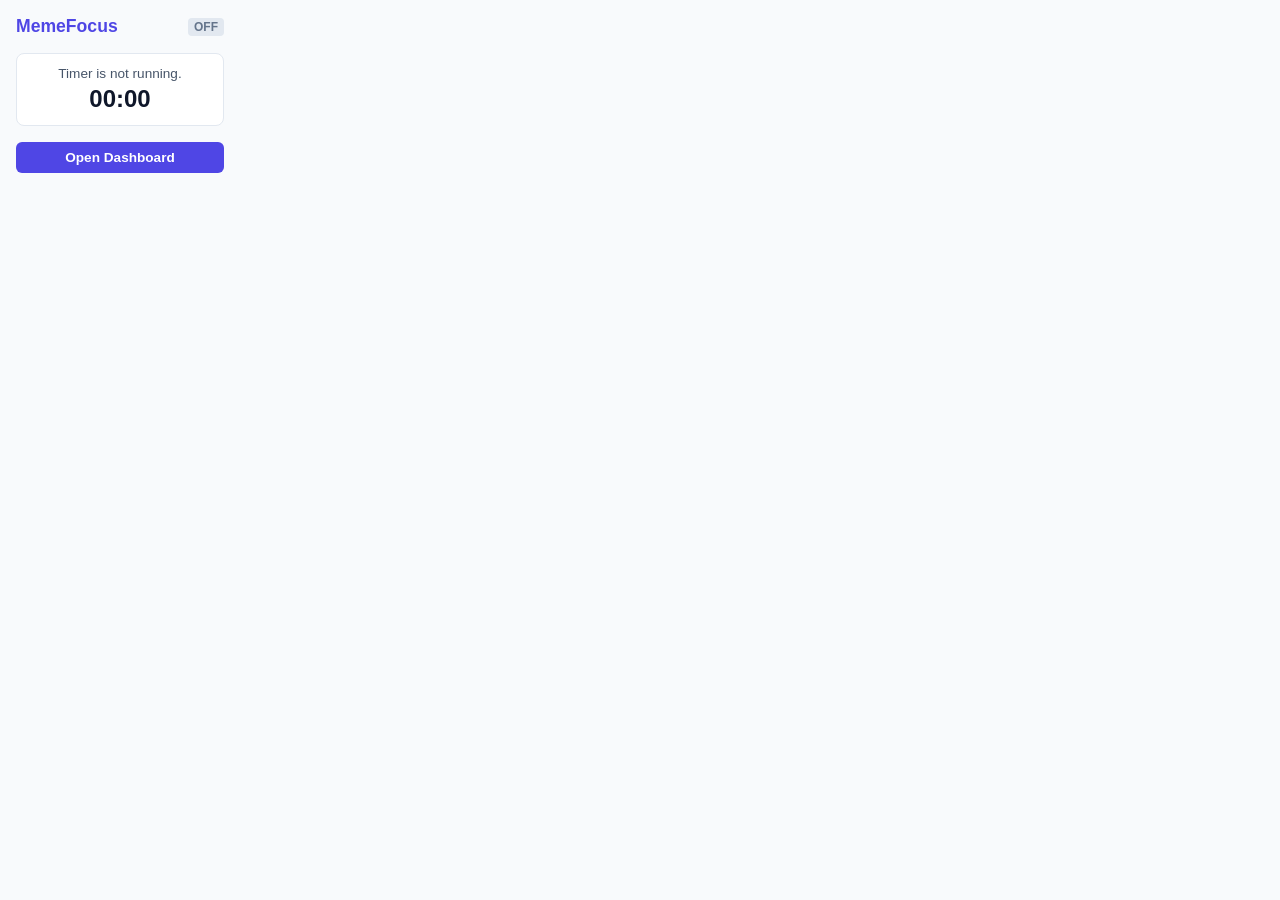
<file: extension/popup/popup.html>
<!DOCTYPE html>
<html>
<head>
  <meta charset="utf-8">
  <link rel="stylesheet" href="popup.css">
</head>
<body>
  <div class="popup-container">
    <div class="header">
      <h2>MemeFocus</h2>
      <span id="badge" class="badge off">Off</span>
    </div>
    
    <div class="status-box">
      <p id="status-text">Timer is not running.</p>
      <div id="countdown" class="countdown">00:00</div>
    </div>
    
    <div class="actions">
      <button id="open-app" class="btn btn-primary">Open Dashboard</button>
    </div>
  </div>
  <script src="popup.js"></script>
</body>
</html>
</file>
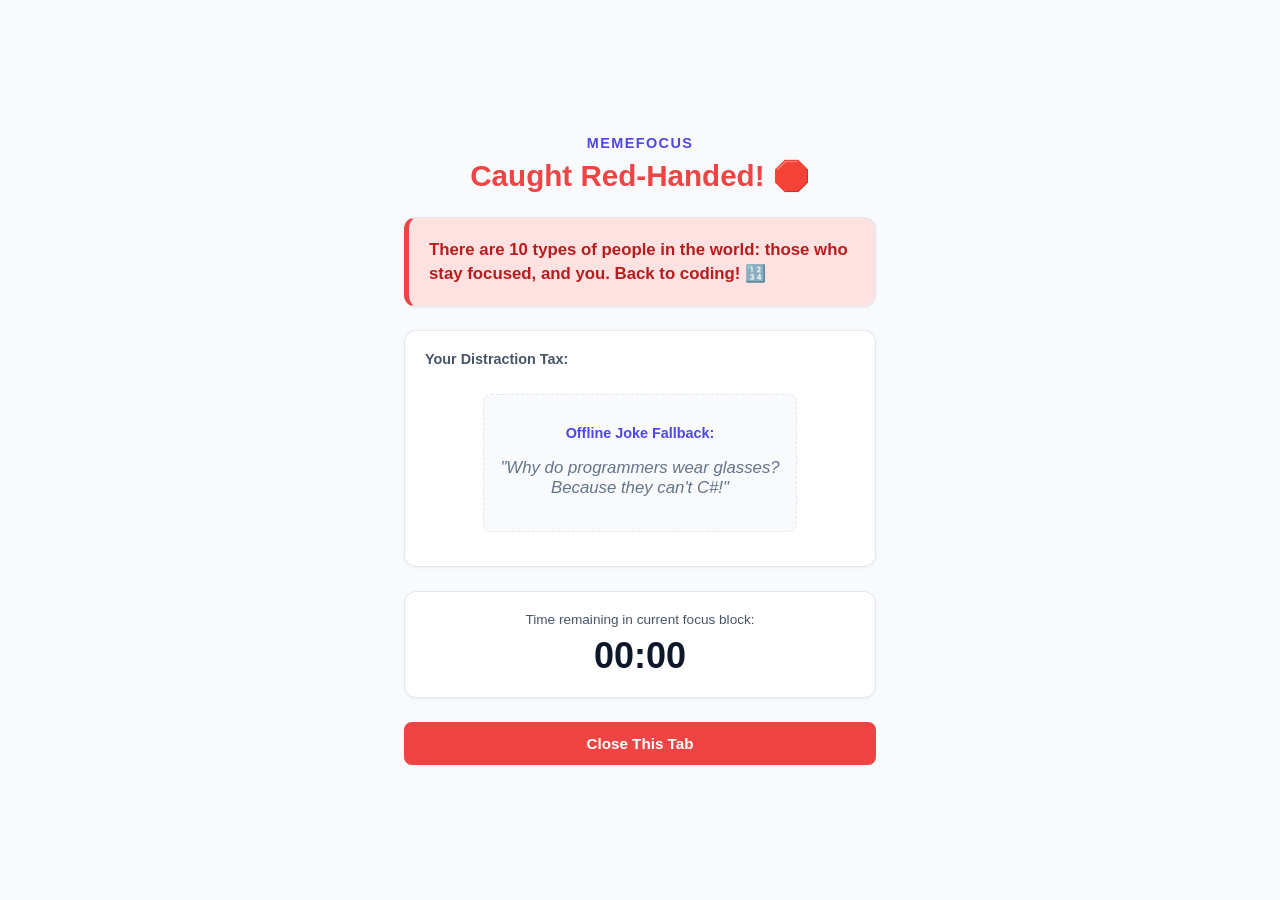
<file: extension/redirect/redirect.html>
<!DOCTYPE html>
<html>
<head>
  <meta charset="utf-8">
  <title>MemeFocus Blocked</title>
  <link rel="stylesheet" href="redirect.css">
</head>
<body>
  <div class="redirect-container fade-in">
    <div class="header">
      <div class="logo">MemeFocus</div>
      <h1>Caught Red-Handed! 🛑</h1>
    </div>

    <!-- Roast Section -->
    <div class="card roast-card">
      <p id="roast-text">Wait, are you writing code or writing off your future? Get back to work!</p>
    </div>

    <!-- Meme Section -->
    <div class="card meme-card">
      <h3>Your Distraction Tax:</h3>
      <div id="meme-container">
        <p id="meme-loading">Loading fresh programmer humor...</p>
        <img id="meme-image" style="display: none;" alt="Programmer humor meme">
        <p id="meme-title" style="display: none;"></p>
      </div>
    </div>

    <!-- Timer Section -->
    <div class="card timer-card">
      <p>Time remaining in current focus block:</p>
      <div id="timer-display" class="timer-display">00:00</div>
    </div>

    <div class="actions">
      <button id="close-tab" class="btn btn-danger">Close This Tab</button>
    </div>
  </div>
  <script src="redirect.js"></script>
</body>
</html>
</file>
<file: extension/popup/popup.css>
body {
  font-family: -apple-system, BlinkMacSystemFont, "Segoe UI", Roboto, Helvetica, Arial, sans-serif;
  margin: 0;
  padding: 0;
  background-color: #f8fafc;
  color: #0f172a;
}

.popup-container {
  width: 240px;
  padding: 1rem;
  box-sizing: border-box;
}

.header {
  display: flex;
  justify-content: space-between;
  align-items: center;
  margin-bottom: 1rem;
}

.header h2 {
  font-size: 1.1rem;
  margin: 0;
  color: #4f46e5;
  font-weight: 700;
}

.badge {
  font-size: 0.75rem;
  font-weight: 700;
  padding: 2px 6px;
  border-radius: 4px;
  text-transform: uppercase;
}

.badge.active {
  background-color: #fee2e2;
  color: #ef4444;
}

.badge.off {
  background-color: #e2e8f0;
  color: #64748b;
}

.status-box {
  background-color: white;
  border: 1px solid #e2e8f0;
  border-radius: 8px;
  padding: 0.75rem;
  text-align: center;
  margin-bottom: 1rem;
}

.status-box p {
  margin: 0 0 0.25rem 0;
  font-size: 0.85rem;
  color: #475569;
}

.countdown {
  font-size: 1.5rem;
  font-weight: 800;
  color: #0f172a;
}

.btn {
  width: 100%;
  padding: 0.5rem;
  border-radius: 6px;
  border: none;
  font-weight: 600;
  font-size: 0.85rem;
  cursor: pointer;
  box-sizing: border-box;
  text-align: center;
}

.btn-primary {
  background-color: #4f46e5;
  color: white;
}

.btn-primary:hover {
  background-color: #4338ca;
}
</file>
<file: extension/redirect/redirect.css>
body {
  font-family: -apple-system, BlinkMacSystemFont, "Segoe UI", Roboto, Helvetica, Arial, sans-serif;
  background-color: #f8fafc;
  color: #0f172a;
  margin: 0;
  padding: 0;
  display: flex;
  justify-content: center;
  align-items: center;
  min-height: 100vh;
}

.redirect-container {
  width: 100%;
  max-width: 520px;
  padding: 2rem 1.5rem;
  display: flex;
  flex-direction: column;
  gap: 1.5rem;
  box-sizing: border-box;
}

.header {
  text-align: center;
}

.logo {
  font-size: 0.9rem;
  font-weight: 700;
  color: #4f46e5;
  text-transform: uppercase;
  letter-spacing: 0.1em;
  margin-bottom: 0.5rem;
}

.header h1 {
  font-size: 1.85rem;
  font-weight: 800;
  margin: 0;
  color: #ef4444;
}

/* Cards styling */
.card {
  background-color: white;
  border: 1px solid #e2e8f0;
  border-radius: 12px;
  padding: 1.25rem;
  box-shadow: 0 1px 3px 0 rgba(0, 0, 0, 0.05);
}

.roast-card {
  border-left: 5px solid #ef4444;
  background-color: #fee2e2;
}

#roast-text {
  margin: 0;
  font-size: 1.05rem;
  color: #b91c1c;
  font-weight: 600;
  line-height: 1.4;
}

.meme-card {
  display: flex;
  flex-direction: column;
  gap: 0.75rem;
  align-items: center;
}

.meme-card h3 {
  font-size: 0.9rem;
  margin: 0;
  color: #475569;
  align-self: flex-start;
}

#meme-container {
  width: 100%;
  text-align: center;
  min-height: 150px;
  display: flex;
  flex-direction: column;
  align-items: center;
  justify-content: center;
}

#meme-loading {
  font-size: 0.9rem;
  color: #64748b;
}

#meme-image {
  max-width: 100%;
  max-height: 280px;
  border-radius: 8px;
  box-shadow: 0 2px 5px rgba(0,0,0,0.1);
  margin-bottom: 0.5rem;
}

#meme-title {
  margin: 0;
  font-size: 0.85rem;
  font-weight: 500;
  color: #64748b;
  font-style: italic;
}

.timer-card {
  text-align: center;
  display: flex;
  flex-direction: column;
  align-items: center;
  gap: 0.5rem;
}

.timer-card p {
  margin: 0;
  font-size: 0.85rem;
  color: #475569;
}

.timer-display {
  font-size: 2.25rem;
  font-weight: 800;
  color: #0f172a;
}

/* Action buttons */
.actions {
  display: flex;
  gap: 1rem;
}

.btn {
  flex: 1;
  padding: 0.75rem;
  border-radius: 8px;
  border: 1px solid transparent;
  font-weight: 600;
  font-size: 0.95rem;
  cursor: pointer;
  display: flex;
  align-items: center;
  justify-content: center;
}

.btn-danger {
  background-color: #ef4444;
  color: white;
}

.btn-danger:hover {
  background-color: #dc2626;
}

.btn-secondary {
  background-color: white;
  border-color: #e2e8f0;
  color: #475569;
}

.btn-secondary:hover {
  background-color: #f1f5f9;
  color: #0f172a;
}

@keyframes fadeIn {
  from { opacity: 0; transform: translateY(10px); }
  to { opacity: 1; transform: translateY(0); }
}

.fade-in {
  animation: fadeIn 0.3s ease-out forwards;
}
</file>
